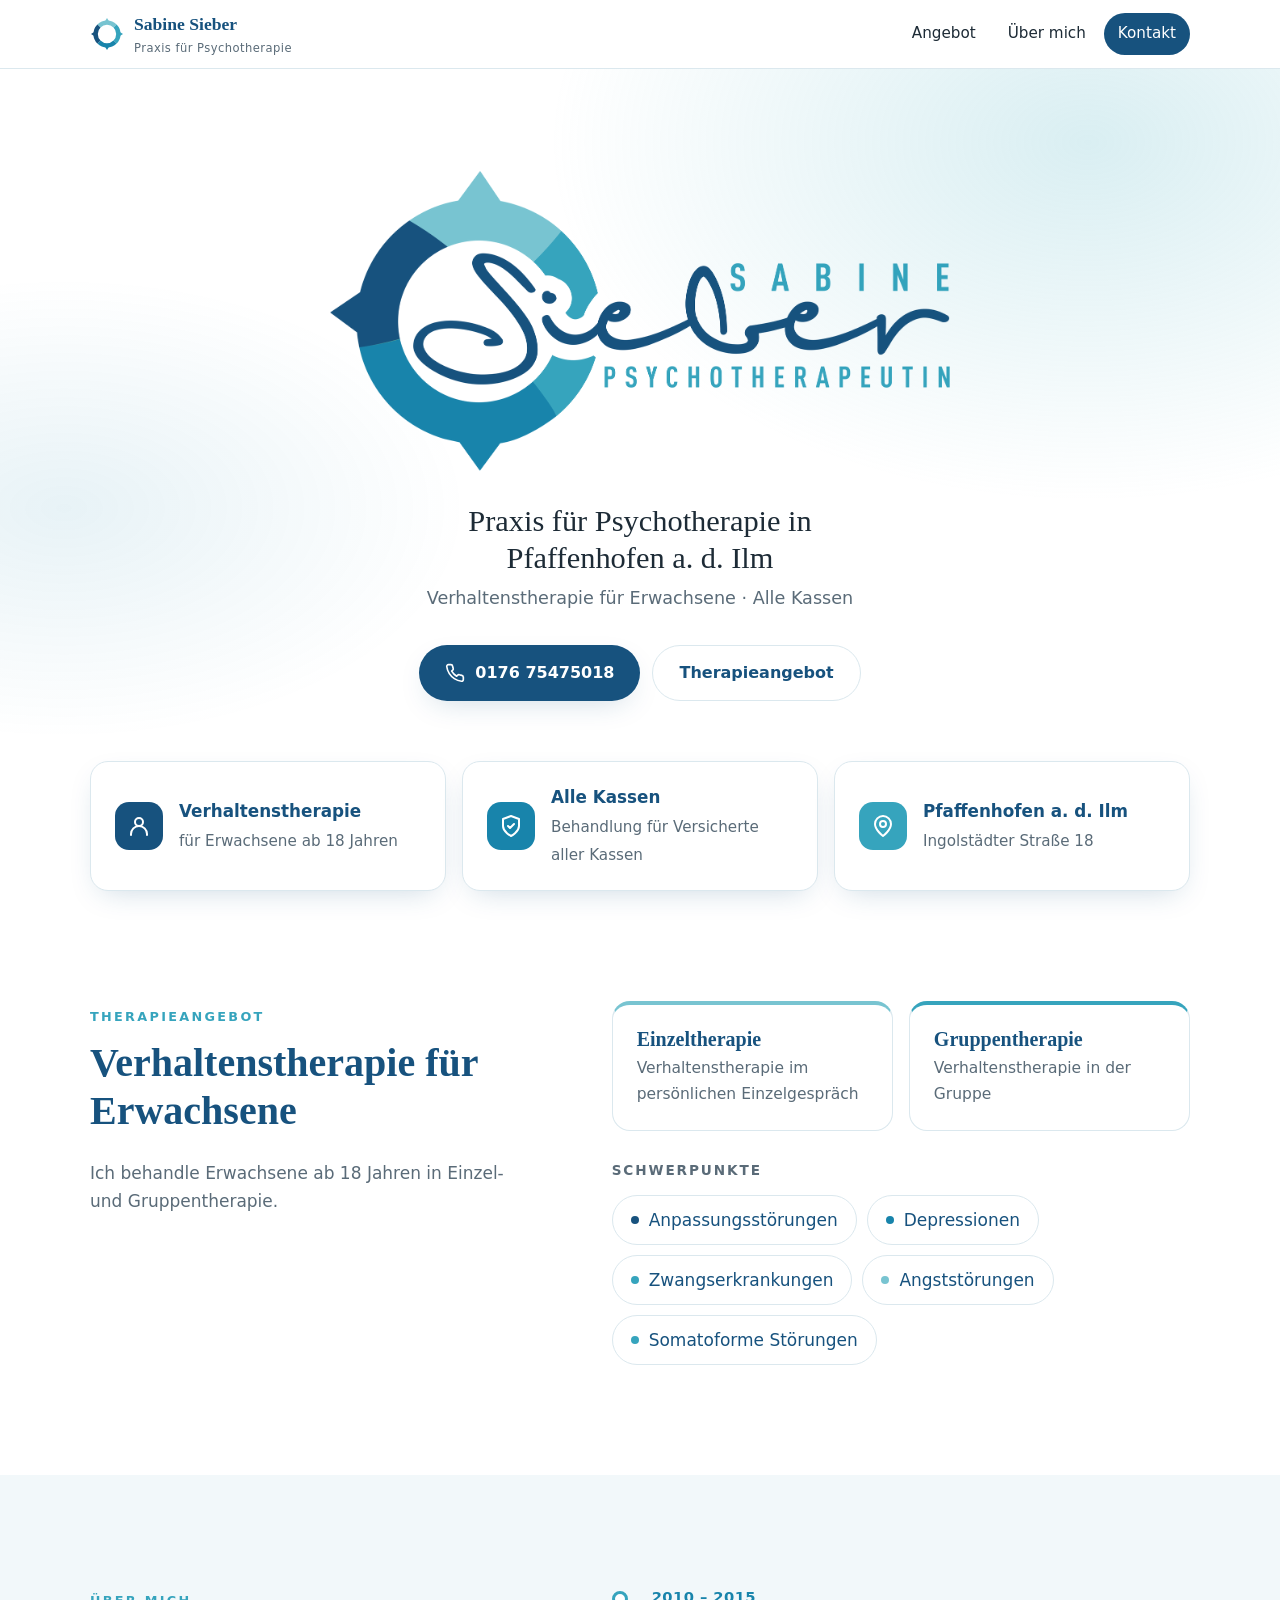
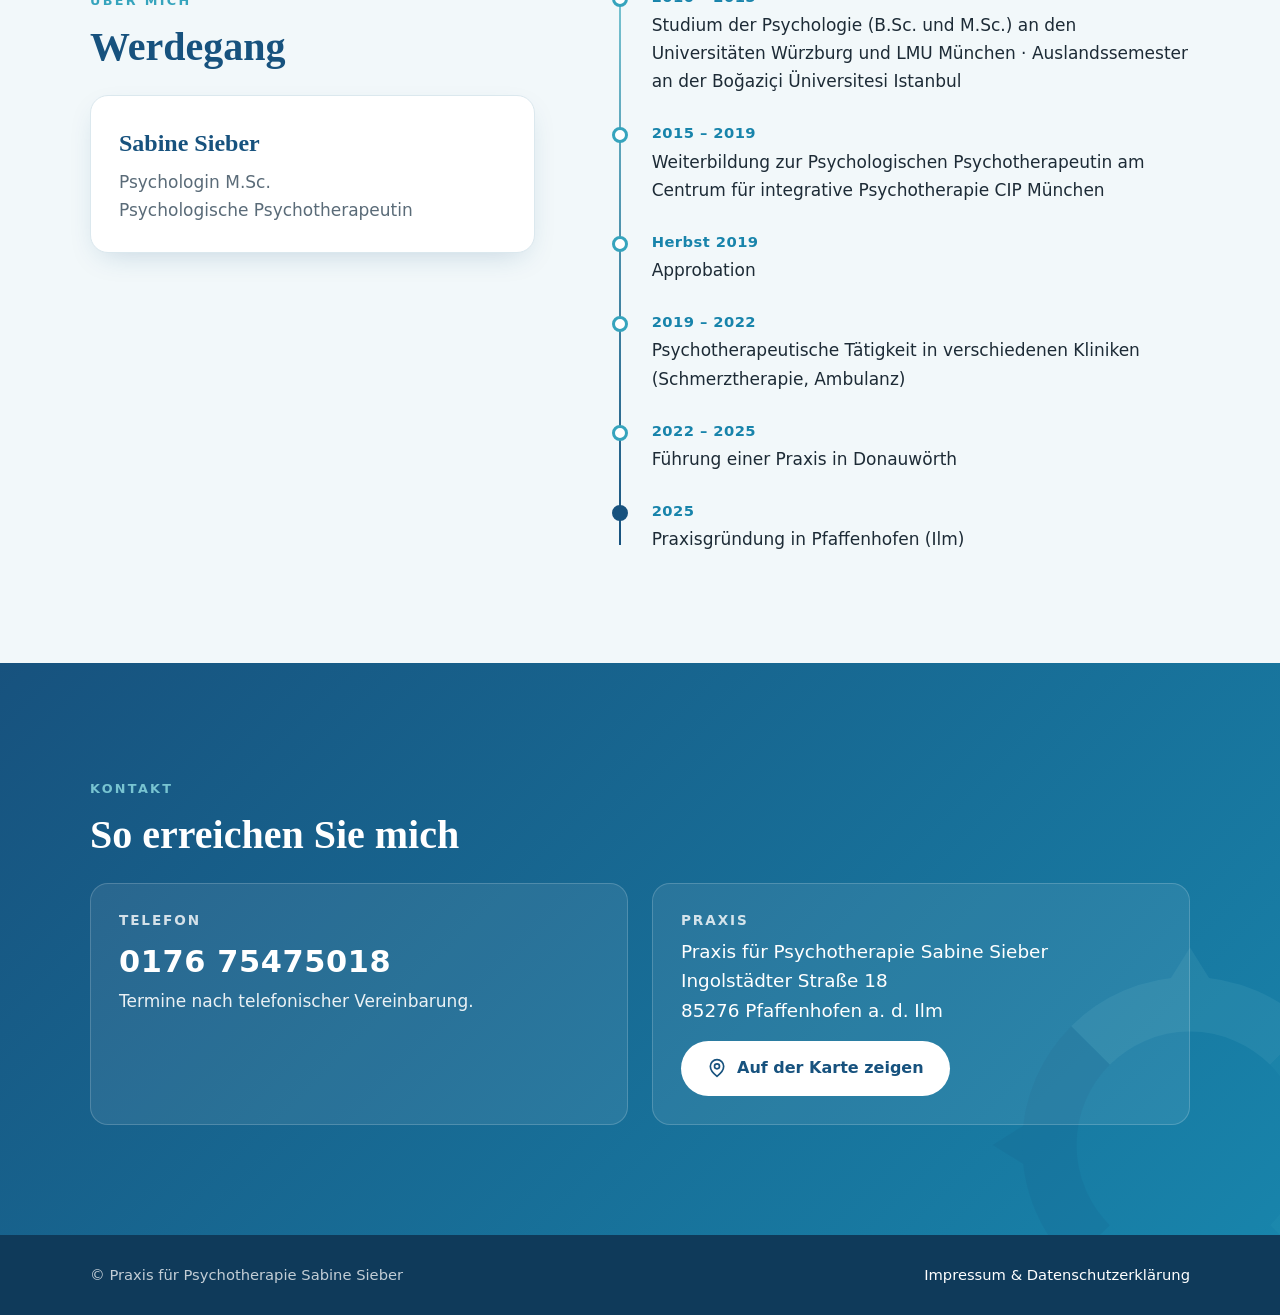
<file: index.html>
<!DOCTYPE html>
<html lang="de">
<head>
  <meta charset="UTF-8">
  <meta name="viewport" content="width=device-width, initial-scale=1.0">
  <title>Praxis für Psychotherapie Sabine Sieber · Pfaffenhofen a. d. Ilm</title>
  <meta name="description" content="Praxis für Psychotherapie Sabine Sieber in Pfaffenhofen a. d. Ilm – Verhaltenstherapie für Erwachsene, Einzel- und Gruppentherapie, alle Kassen.">
  <meta name="theme-color" content="#17527e">
  <meta property="og:title" content="Praxis für Psychotherapie Sabine Sieber">
  <meta property="og:description" content="Verhaltenstherapie für Erwachsene in Pfaffenhofen a. d. Ilm · Alle Kassen">
  <meta property="og:type" content="website">
  <meta property="og:url" content="https://www.praxis-sieber.de/">
  <meta property="og:image" content="https://www.praxis-sieber.de/logo.png">
  <link rel="canonical" href="https://www.praxis-sieber.de/">
  <link rel="icon" href="favicon.svg" type="image/svg+xml">
  <link rel="stylesheet" href="style.css">
</head>
<body>
  <header class="site-header">
    <div class="container">
      <a class="brand" href="#top" aria-label="Zum Seitenanfang">
        <img src="favicon.svg" alt="" width="34" height="34">
        <span class="brand-text">Sabine Sieber<small>Praxis für Psychotherapie</small></span>
      </a>
      <nav class="nav" aria-label="Hauptnavigation">
        <a href="#angebot">Angebot</a>
        <a href="#ueber-mich">Über mich</a>
        <a href="#kontakt" class="nav-cta">Kontakt</a>
      </nav>
    </div>
  </header>

  <main id="top">
    <section class="hero">
      <div class="container">
        <img class="hero-logo" src="logo.png" width="1535" height="742"
             alt="Sabine Sieber – Psychotherapeutin">
        <h1>Praxis für Psychotherapie in Pfaffenhofen a.&nbsp;d.&nbsp;Ilm</h1>
        <p class="lead">Verhaltenstherapie für Erwachsene · Alle Kassen</p>
        <div class="hero-actions">
          <a class="btn btn-primary" href="tel:+4917675475018">
            <svg viewBox="0 0 24 24" fill="none" stroke="currentColor" stroke-width="2" stroke-linecap="round" stroke-linejoin="round" aria-hidden="true"><path d="M22 16.9v3a2 2 0 0 1-2.2 2 19.8 19.8 0 0 1-8.6-3.1 19.5 19.5 0 0 1-6-6A19.8 19.8 0 0 1 2.1 4.2 2 2 0 0 1 4.1 2h3a2 2 0 0 1 2 1.7c.1.9.4 1.8.7 2.7a2 2 0 0 1-.5 2.1L8 9.8a16 16 0 0 0 6 6l1.3-1.3a2 2 0 0 1 2.1-.4c.9.3 1.8.6 2.7.7a2 2 0 0 1 1.7 2z"/></svg>
            0176 75475018
          </a>
          <a class="btn btn-ghost" href="#angebot">Therapieangebot</a>
        </div>
      </div>
    </section>

    <section class="facts" aria-label="Auf einen Blick">
      <div class="container facts-grid">
        <div class="fact">
          <div class="fact-icon"><svg viewBox="0 0 24 24" fill="none" stroke="currentColor" stroke-width="2" stroke-linecap="round" stroke-linejoin="round" aria-hidden="true"><circle cx="12" cy="8" r="4"/><path d="M4 21v-1a7 7 0 0 1 16 0v1"/></svg></div>
          <div><strong>Verhaltenstherapie</strong><span>für Erwachsene ab 18 Jahren</span></div>
        </div>
        <div class="fact">
          <div class="fact-icon"><svg viewBox="0 0 24 24" fill="none" stroke="currentColor" stroke-width="2" stroke-linecap="round" stroke-linejoin="round" aria-hidden="true"><path d="M12 22s8-4 8-10V5l-8-3-8 3v7c0 6 8 10 8 10z"/><path d="m9 12 2 2 4-4"/></svg></div>
          <div><strong>Alle Kassen</strong><span>Behandlung für Versicherte aller Kassen</span></div>
        </div>
        <div class="fact">
          <div class="fact-icon"><svg viewBox="0 0 24 24" fill="none" stroke="currentColor" stroke-width="2" stroke-linecap="round" stroke-linejoin="round" aria-hidden="true"><path d="M20 10c0 6-8 12-8 12s-8-6-8-12a8 8 0 0 1 16 0z"/><circle cx="12" cy="10" r="3"/></svg></div>
          <div><strong>Pfaffenhofen a.&nbsp;d.&nbsp;Ilm</strong><span>Ingolstädter Straße 18</span></div>
        </div>
      </div>
    </section>

    <section id="angebot" class="section">
      <div class="container split">
        <div class="split-intro">
          <span class="eyebrow">Therapieangebot</span>
          <h2>Verhaltenstherapie für Erwachsene</h2>
          <p>Ich behandle Erwachsene ab 18 Jahren in Einzel- und Gruppentherapie.</p>
        </div>
        <div>
          <div class="offer-cards">
            <div class="offer-card">
              <h3>Einzeltherapie</h3>
              <p>Verhaltenstherapie im persönlichen Einzelgespräch</p>
            </div>
            <div class="offer-card">
              <h3>Gruppentherapie</h3>
              <p>Verhaltenstherapie in der Gruppe</p>
            </div>
          </div>
          <p class="focus-title">Schwerpunkte</p>
          <ul class="chips">
            <li>Anpassungsstörungen</li>
            <li>Depressionen</li>
            <li>Zwangserkrankungen</li>
            <li>Angststörungen</li>
            <li>Somatoforme Störungen</li>
          </ul>
        </div>
      </div>
    </section>

    <section id="ueber-mich" class="section section-soft">
      <div class="container split">
        <div>
          <span class="eyebrow">Über mich</span>
          <h2>Werdegang</h2>
          <div class="profile-card">
            <p class="name">Sabine Sieber</p>
            <p class="role">Psychologin M.Sc.<br>Psychologische Psychotherapeutin</p>
          </div>
        </div>
        <ol class="timeline">
          <li>
            <time>2010 – 2015</time>
            <p>Studium der Psychologie (B.Sc. und M.Sc.) an den Universitäten Würzburg und LMU München · Auslandssemester an der Boğaziçi Üniversitesi Istanbul</p>
          </li>
          <li>
            <time>2015 – 2019</time>
            <p>Weiterbildung zur Psychologischen Psychotherapeutin am Centrum für integrative Psychotherapie CIP München</p>
          </li>
          <li>
            <time>Herbst 2019</time>
            <p>Approbation</p>
          </li>
          <li>
            <time>2019 – 2022</time>
            <p>Psychotherapeutische Tätigkeit in verschiedenen Kliniken (Schmerztherapie, Ambulanz)</p>
          </li>
          <li>
            <time>2022 – 2025</time>
            <p>Führung einer Praxis in Donauwörth</p>
          </li>
          <li>
            <time>2025</time>
            <p>Praxisgründung in Pfaffenhofen (Ilm)</p>
          </li>
        </ol>
      </div>
    </section>

    <section id="kontakt" class="section contact">
      <div class="container">
        <span class="eyebrow">Kontakt</span>
        <h2>So erreichen Sie mich</h2>
        <div class="contact-grid">
          <div class="contact-card">
            <h3>Telefon</h3>
            <a class="phone" href="tel:+4917675475018">0176 75475018</a>
            <p>Termine nach telefonischer Vereinbarung.</p>
          </div>
          <div class="contact-card">
            <h3>Praxis</h3>
            <address>
              Praxis für Psychotherapie Sabine Sieber<br>
              Ingolstädter Straße 18<br>
              85276 Pfaffenhofen a.&nbsp;d.&nbsp;Ilm
            </address>
            <a class="btn btn-light" href="https://www.openstreetmap.org/search?query=Ingolst%C3%A4dter%20Stra%C3%9Fe%2018%2C%2085276%20Pfaffenhofen%20an%20der%20Ilm" target="_blank" rel="noopener">
              <svg viewBox="0 0 24 24" fill="none" stroke="currentColor" stroke-width="2" stroke-linecap="round" stroke-linejoin="round" aria-hidden="true"><path d="M20 10c0 6-8 12-8 12s-8-6-8-12a8 8 0 0 1 16 0z"/><circle cx="12" cy="10" r="3"/></svg>
              Auf der Karte zeigen
            </a>
          </div>
        </div>
      </div>
    </section>
  </main>

  <footer class="site-footer">
    <div class="container">
      <span>© Praxis für Psychotherapie Sabine Sieber</span>
      <a href="Impressum.html.html">Impressum &amp; Datenschutzerklärung</a>
    </div>
  </footer>
</body>
</html>
</file>
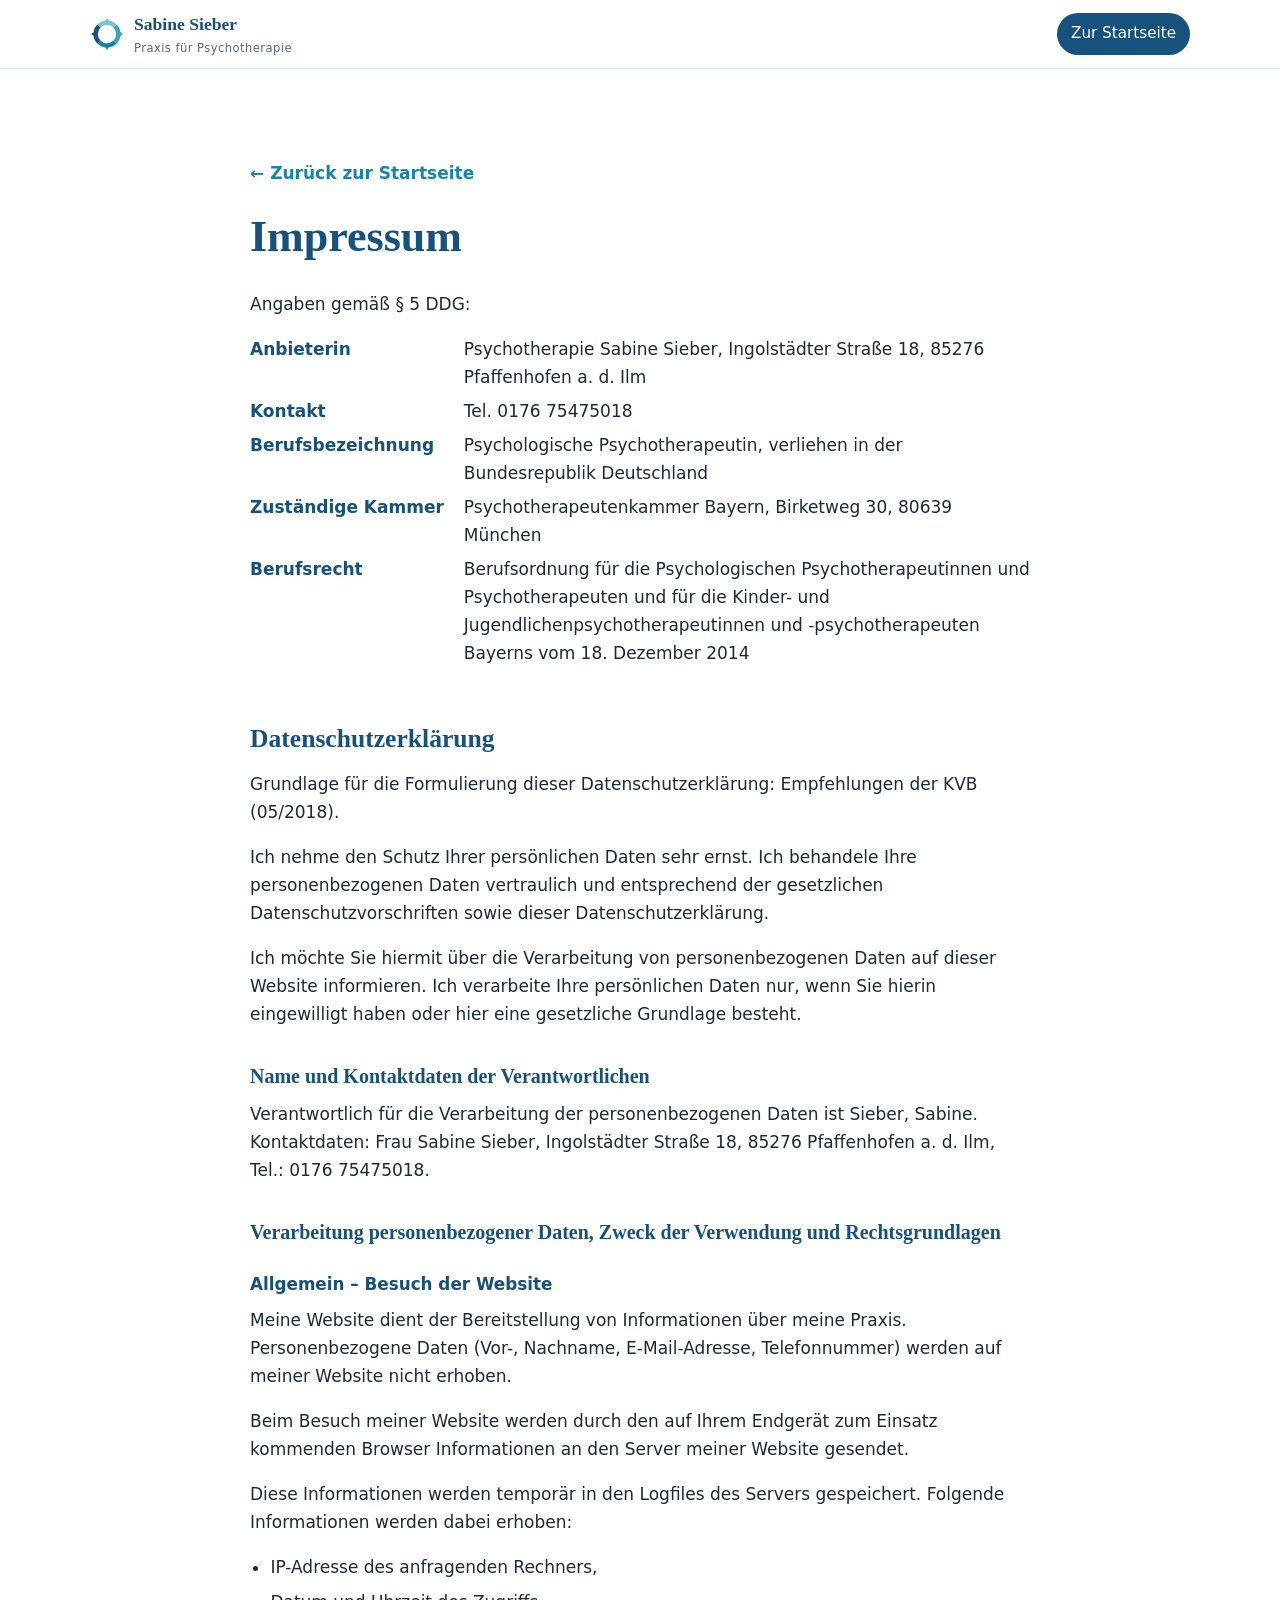
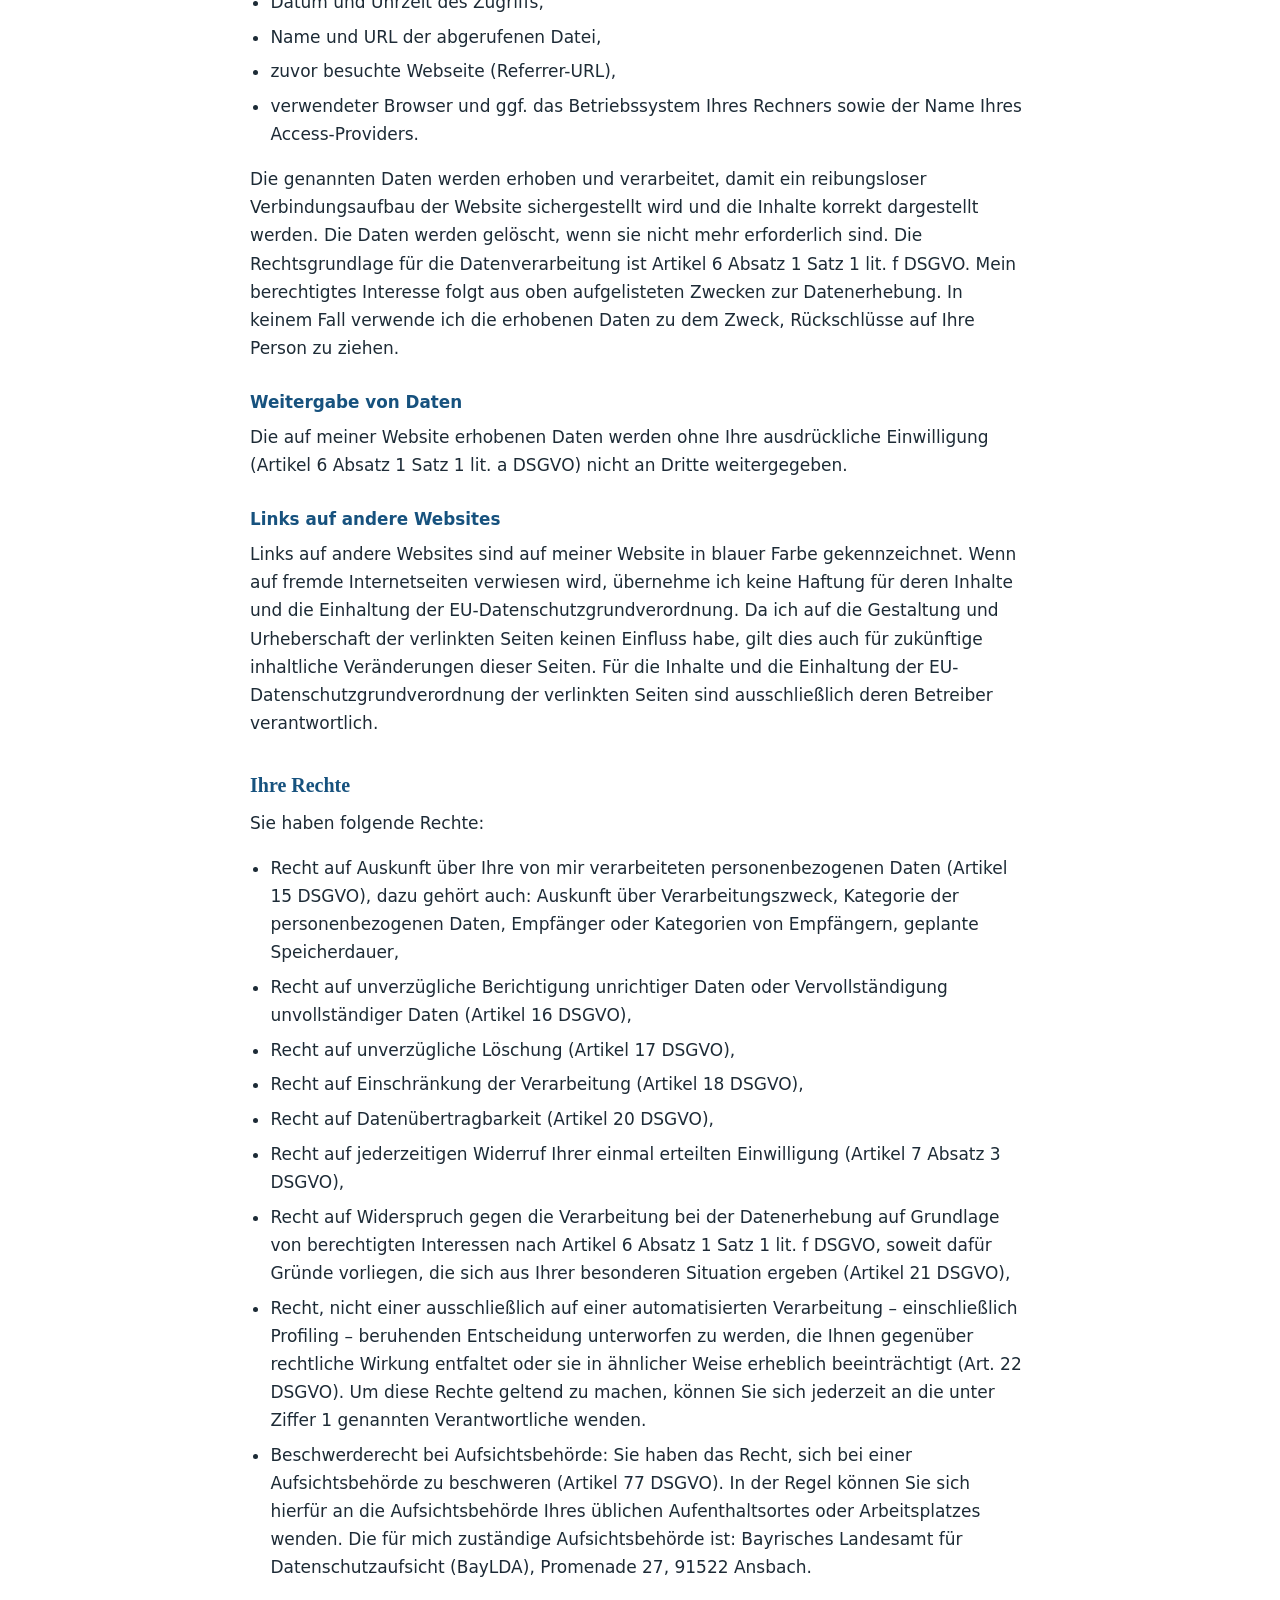
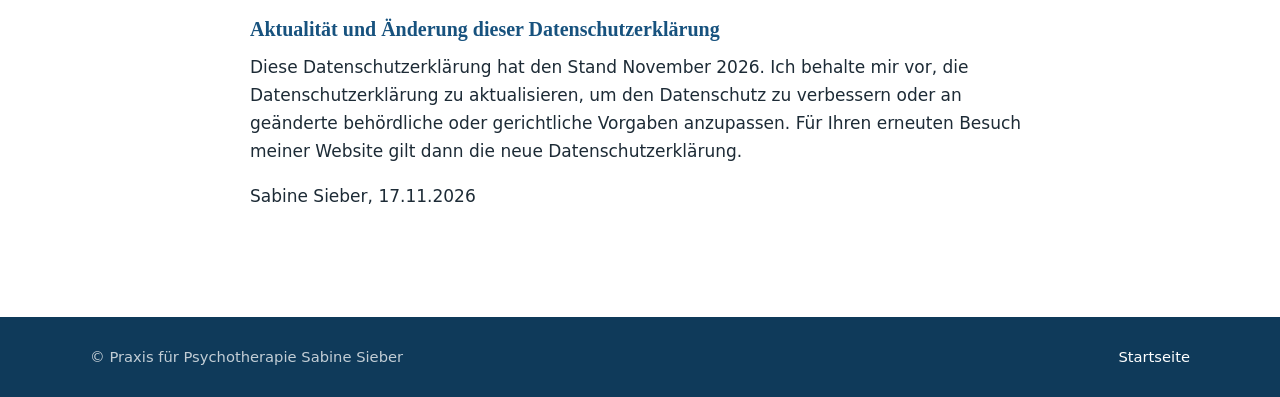
<file: Impressum.html.html>
<!DOCTYPE html>
<html lang="de">
<head>
  <meta charset="UTF-8">
  <meta name="viewport" content="width=device-width, initial-scale=1.0">
  <title>Impressum und Datenschutzerklärung · Praxis Sabine Sieber</title>
  <meta name="theme-color" content="#17527e">
  <link rel="icon" href="favicon.svg" type="image/svg+xml">
  <link rel="stylesheet" href="style.css">
</head>
<body>
  <header class="site-header">
    <div class="container">
      <a class="brand" href="index.html">
        <img src="favicon.svg" alt="" width="34" height="34">
        <span class="brand-text">Sabine Sieber<small>Praxis für Psychotherapie</small></span>
      </a>
      <nav class="nav" aria-label="Hauptnavigation">
        <a href="index.html" class="nav-cta">Zur Startseite</a>
      </nav>
    </div>
  </header>

  <main class="legal">
    <div class="container">
      <a class="back-link" href="index.html">← Zurück zur Startseite</a>

      <h1>Impressum</h1>

      <p>Angaben gemäß § 5 DDG:</p>
      <dl>
        <dt>Anbieterin</dt>
        <dd>Psychotherapie Sabine Sieber, Ingolstädter Straße 18, 85276 Pfaffenhofen a. d. Ilm</dd>
        <dt>Kontakt</dt>
        <dd>Tel. 0176 75475018</dd>
        <dt>Berufsbezeichnung</dt>
        <dd>Psychologische Psychotherapeutin, verliehen in der Bundesrepublik Deutschland</dd>
        <dt>Zuständige Kammer</dt>
        <dd>Psychotherapeutenkammer Bayern, Birketweg 30, 80639 München</dd>
        <dt>Berufsrecht</dt>
        <dd>Berufsordnung für die Psychologischen Psychotherapeutinnen und Psychotherapeuten und für die Kinder- und Jugendlichenpsychotherapeutinnen und -psychotherapeuten Bayerns vom 18. Dezember 2014</dd>
      </dl>

      <h2>Datenschutzerklärung</h2>
      <p>Grundlage für die Formulierung dieser Datenschutzerklärung: Empfehlungen der KVB (05/2018).</p>
      <p>Ich nehme den Schutz Ihrer persönlichen Daten sehr ernst. Ich behandele Ihre personenbezogenen Daten vertraulich und entsprechend der gesetzlichen Datenschutzvorschriften sowie dieser Datenschutzerklärung.</p>
      <p>Ich möchte Sie hiermit über die Verarbeitung von personenbezogenen Daten auf dieser Website informieren. Ich verarbeite Ihre persönlichen Daten nur, wenn Sie hierin eingewilligt haben oder hier eine gesetzliche Grundlage besteht.</p>

      <h3>Name und Kontaktdaten der Verantwortlichen</h3>
      <p>Verantwortlich für die Verarbeitung der personenbezogenen Daten ist Sieber, Sabine.<br>
      Kontaktdaten: Frau Sabine Sieber, Ingolstädter Straße 18, 85276 Pfaffenhofen a. d. Ilm, Tel.: 0176 75475018.</p>

      <h3>Verarbeitung personenbezogener Daten, Zweck der Verwendung und Rechtsgrundlagen</h3>

      <h4>Allgemein – Besuch der Website</h4>
      <p>Meine Website dient der Bereitstellung von Informationen über meine Praxis. Personenbezogene Daten (Vor-, Nachname, E-Mail-Adresse, Telefonnummer) werden auf meiner Website nicht erhoben.</p>
      <p>Beim Besuch meiner Website werden durch den auf Ihrem Endgerät zum Einsatz kommenden Browser Informationen an den Server meiner Website gesendet.</p>
      <p>Diese Informationen werden temporär in den Logfiles des Servers gespeichert. Folgende Informationen werden dabei erhoben:</p>
      <ul>
        <li>IP-Adresse des anfragenden Rechners,</li>
        <li>Datum und Uhrzeit des Zugriffs,</li>
        <li>Name und URL der abgerufenen Datei,</li>
        <li>zuvor besuchte Webseite (Referrer-URL),</li>
        <li>verwendeter Browser und ggf. das Betriebssystem Ihres Rechners sowie der Name Ihres Access-Providers.</li>
      </ul>
      <p>Die genannten Daten werden erhoben und verarbeitet, damit ein reibungsloser Verbindungsaufbau der Website sichergestellt wird und die Inhalte korrekt dargestellt werden. Die Daten werden gelöscht, wenn sie nicht mehr erforderlich sind. Die Rechtsgrundlage für die Datenverarbeitung ist Artikel 6 Absatz 1 Satz 1 lit. f DSGVO. Mein berechtigtes Interesse folgt aus oben aufgelisteten Zwecken zur Datenerhebung. In keinem Fall verwende ich die erhobenen Daten zu dem Zweck, Rückschlüsse auf Ihre Person zu ziehen.</p>

      <h4>Weitergabe von Daten</h4>
      <p>Die auf meiner Website erhobenen Daten werden ohne Ihre ausdrückliche Einwilligung (Artikel 6 Absatz 1 Satz 1 lit. a DSGVO) nicht an Dritte weitergegeben.</p>

      <h4>Links auf andere Websites</h4>
      <p>Links auf andere Websites sind auf meiner Website in blauer Farbe gekennzeichnet. Wenn auf fremde Internetseiten verwiesen wird, übernehme ich keine Haftung für deren Inhalte und die Einhaltung der EU-Datenschutzgrundverordnung. Da ich auf die Gestaltung und Urheberschaft der verlinkten Seiten keinen Einfluss habe, gilt dies auch für zukünftige inhaltliche Veränderungen dieser Seiten. Für die Inhalte und die Einhaltung der EU-Datenschutzgrundverordnung der verlinkten Seiten sind ausschließlich deren Betreiber verantwortlich.</p>

      <h3>Ihre Rechte</h3>
      <p>Sie haben folgende Rechte:</p>
      <ul>
        <li>Recht auf Auskunft über Ihre von mir verarbeiteten personenbezogenen Daten (Artikel 15 DSGVO), dazu gehört auch: Auskunft über Verarbeitungszweck, Kategorie der personenbezogenen Daten, Empfänger oder Kategorien von Empfängern, geplante Speicherdauer,</li>
        <li>Recht auf unverzügliche Berichtigung unrichtiger Daten oder Vervollständigung unvollständiger Daten (Artikel 16 DSGVO),</li>
        <li>Recht auf unverzügliche Löschung (Artikel 17 DSGVO),</li>
        <li>Recht auf Einschränkung der Verarbeitung (Artikel 18 DSGVO),</li>
        <li>Recht auf Datenübertragbarkeit (Artikel 20 DSGVO),</li>
        <li>Recht auf jederzeitigen Widerruf Ihrer einmal erteilten Einwilligung (Artikel 7 Absatz 3 DSGVO),</li>
        <li>Recht auf Widerspruch gegen die Verarbeitung bei der Datenerhebung auf Grundlage von berechtigten Interessen nach Artikel 6 Absatz 1 Satz 1 lit. f DSGVO, soweit dafür Gründe vorliegen, die sich aus Ihrer besonderen Situation ergeben (Artikel 21 DSGVO),</li>
        <li>Recht, nicht einer ausschließlich auf einer automatisierten Verarbeitung – einschließlich Profiling – beruhenden Entscheidung unterworfen zu werden, die Ihnen gegenüber rechtliche Wirkung entfaltet oder sie in ähnlicher Weise erheblich beeinträchtigt (Art. 22 DSGVO). Um diese Rechte geltend zu machen, können Sie sich jederzeit an die unter Ziffer 1 genannten Verantwortliche wenden.</li>
        <li>Beschwerderecht bei Aufsichtsbehörde: Sie haben das Recht, sich bei einer Aufsichtsbehörde zu beschweren (Artikel 77 DSGVO). In der Regel können Sie sich hierfür an die Aufsichtsbehörde Ihres üblichen Aufenthaltsortes oder Arbeitsplatzes wenden. Die für mich zuständige Aufsichtsbehörde ist: Bayrisches Landesamt für Datenschutzaufsicht (BayLDA), Promenade 27, 91522 Ansbach.</li>
      </ul>

      <h3>Aktualität und Änderung dieser Datenschutzerklärung</h3>
      <p>Diese Datenschutzerklärung hat den Stand November 2026. Ich behalte mir vor, die Datenschutzerklärung zu aktualisieren, um den Datenschutz zu verbessern oder an geänderte behördliche oder gerichtliche Vorgaben anzupassen. Für Ihren erneuten Besuch meiner Website gilt dann die neue Datenschutzerklärung.</p>
      <p>Sabine Sieber, 17.11.2026</p>
    </div>
  </main>

  <footer class="site-footer">
    <div class="container">
      <span>© Praxis für Psychotherapie Sabine Sieber</span>
      <a href="index.html">Startseite</a>
    </div>
  </footer>
</body>
</html>
</file>
<file: style.css>
/* Praxis für Psychotherapie Sabine Sieber – Stylesheet
   Farben aus dem Logo, Systemschriften (keine externen Fonts = datenschutzfreundlich) */

:root {
  --navy: #17527e;
  --petrol: #1884ab;
  --aqua: #36a4bd;
  --sky: #78c4d1;
  --ink: #1d2b36;
  --muted: #5a6b78;
  --bg: #ffffff;
  --bg-soft: #f2f8fa;
  --line: #dbe8ee;
  --radius: 18px;
  --shadow: 0 10px 30px -12px rgba(23, 82, 126, .25);
  --serif: "Iowan Old Style", "Palatino Linotype", Palatino, "Book Antiqua", Georgia, serif;
  --sans: system-ui, -apple-system, "Segoe UI", Roboto, "Helvetica Neue", Arial, sans-serif;
}

*, *::before, *::after { box-sizing: border-box; }

html { scroll-behavior: smooth; scroll-padding-top: 80px; }
@media (prefers-reduced-motion: reduce) { html { scroll-behavior: auto; } }

body {
  margin: 0;
  font-family: var(--sans);
  font-size: 1.0625rem;
  line-height: 1.65;
  color: var(--ink);
  background: var(--bg);
  -webkit-font-smoothing: antialiased;
}

img { max-width: 100%; height: auto; display: block; }
a { color: var(--petrol); }
a:hover { color: var(--navy); }
:focus-visible { outline: 3px solid var(--aqua); outline-offset: 3px; border-radius: 6px; }

h1, h2, h3 { font-family: var(--serif); color: var(--navy); line-height: 1.2; font-weight: 600; margin: 0 0 .6em; }
h2 { font-size: clamp(1.8rem, 1.4rem + 1.6vw, 2.5rem); }
h3 { font-size: 1.25rem; }
p { margin: 0 0 1em; }

.container { width: min(1100px, 100% - 32px); margin-inline: auto; }

.eyebrow {
  display: inline-block;
  font-size: .8rem;
  font-weight: 600;
  letter-spacing: .18em;
  text-transform: uppercase;
  color: var(--aqua);
  margin-bottom: .75rem;
}

/* ---------- Header ---------- */
.site-header {
  position: sticky; top: 0; z-index: 10;
  background: rgba(255, 255, 255, .85);
  backdrop-filter: saturate(1.4) blur(10px);
  -webkit-backdrop-filter: saturate(1.4) blur(10px);
  border-bottom: 1px solid var(--line);
}
.site-header .container { display: flex; align-items: center; justify-content: space-between; gap: 16px; height: 68px; }
.brand { display: flex; align-items: center; gap: 10px; text-decoration: none; color: var(--navy); font-family: var(--serif); font-size: 1.1rem; font-weight: 600; white-space: nowrap; }
.brand img { width: 34px; height: 34px; }
.brand small { display: block; font-family: var(--sans); font-size: .72rem; font-weight: 500; color: var(--muted); letter-spacing: .04em; }
.nav { display: flex; gap: 4px; }
.nav a {
  text-decoration: none; color: var(--ink); font-size: .95rem; font-weight: 500;
  padding: 8px 14px; border-radius: 999px; transition: background .2s, color .2s;
}
.nav a:hover { background: var(--bg-soft); color: var(--navy); }
.nav a.nav-cta { background: var(--navy); color: #fff; }
.nav a.nav-cta:hover { background: var(--petrol); color: #fff; }

@media (max-width: 720px) {
  .brand-text { display: none; }
  .nav a { padding: 8px 10px; font-size: .9rem; }
}

/* ---------- Hero ---------- */
.hero {
  position: relative; overflow: hidden;
  padding: clamp(48px, 8vw, 110px) 0 clamp(56px, 8vw, 100px);
  background:
    radial-gradient(60% 70% at 85% 10%, rgba(120, 196, 209, .28), transparent 70%),
    radial-gradient(45% 45% at 5% 60%, rgba(24, 132, 171, .10), transparent 70%),
    var(--bg);
  text-align: center;
}
.hero-logo { width: min(620px, 100%); margin: 0 auto 2rem; }
.hero h1 {
  font-size: clamp(1.35rem, 1.1rem + 1vw, 1.9rem);
  font-weight: 500; color: var(--ink); max-width: 30ch; margin: 0 auto .5rem;
}
.hero .lead { color: var(--muted); font-size: 1.1rem; margin-bottom: 2rem; }
.hero-actions { display: flex; flex-wrap: wrap; gap: 12px; justify-content: center; }

.btn {
  display: inline-flex; align-items: center; gap: 10px;
  padding: 14px 26px; border-radius: 999px;
  font-weight: 600; font-size: 1rem; text-decoration: none;
  transition: transform .15s, box-shadow .2s, background .2s;
}
.btn svg { width: 20px; height: 20px; flex: none; }
.btn-primary { background: var(--navy); color: #fff; box-shadow: var(--shadow); }
.btn-primary:hover { background: var(--petrol); color: #fff; transform: translateY(-2px); }
.btn-ghost { background: #fff; color: var(--navy); border: 1.5px solid var(--line); }
.btn-ghost:hover { border-color: var(--sky); color: var(--navy); transform: translateY(-2px); }

/* ---------- Facts ---------- */
.facts { margin-top: -40px; position: relative; z-index: 1; }
.facts-grid { display: grid; grid-template-columns: repeat(3, 1fr); gap: 16px; }
.fact {
  background: #fff; border: 1px solid var(--line); border-radius: var(--radius);
  padding: 22px 24px; box-shadow: var(--shadow);
  display: flex; gap: 16px; align-items: center;
}
.fact-icon {
  flex: none; width: 48px; height: 48px; border-radius: 14px;
  display: grid; place-items: center; color: #fff;
}
.fact-icon svg { width: 24px; height: 24px; }
.fact:nth-child(1) .fact-icon { background: var(--navy); }
.fact:nth-child(2) .fact-icon { background: var(--petrol); }
.fact:nth-child(3) .fact-icon { background: var(--aqua); }
.fact strong { display: block; color: var(--navy); font-size: 1.05rem; }
.fact span { color: var(--muted); font-size: .95rem; }
@media (max-width: 860px) { .facts-grid { grid-template-columns: 1fr; } }

/* ---------- Sections ---------- */
.section { padding: clamp(64px, 9vw, 110px) 0; }
.section-soft { background: var(--bg-soft); }

.split { display: grid; grid-template-columns: 1fr 1.3fr; gap: clamp(32px, 6vw, 80px); align-items: start; }
@media (max-width: 860px) { .split { grid-template-columns: 1fr; } }
.split-intro p { color: var(--muted); }

/* Therapieangebot */
.offer-cards { display: grid; gap: 16px; margin-bottom: 28px; grid-template-columns: 1fr 1fr; }
@media (max-width: 540px) { .offer-cards { grid-template-columns: 1fr; } }
.offer-card {
  background: #fff; border: 1px solid var(--line); border-radius: var(--radius); padding: 22px 24px;
  border-top: 4px solid var(--sky);
}
.offer-card:nth-child(2) { border-top-color: var(--aqua); }
.offer-card h3 { margin-bottom: .25em; }
.offer-card p { margin: 0; color: var(--muted); font-size: .97rem; }

.focus-title { font-family: var(--sans); font-size: .85rem; letter-spacing: .14em; text-transform: uppercase; color: var(--muted); font-weight: 600; margin-bottom: 14px; }
.chips { list-style: none; padding: 0; margin: 0; display: flex; flex-wrap: wrap; gap: 10px; }
.chips li {
  background: #fff; border: 1px solid var(--line); color: var(--navy);
  padding: 10px 18px; border-radius: 999px; font-weight: 500;
  display: inline-flex; align-items: center; gap: 10px;
}
.chips li::before { content: ""; width: 8px; height: 8px; border-radius: 50%; background: var(--aqua); }
.chips li:nth-child(5n+1)::before { background: var(--navy); }
.chips li:nth-child(5n+2)::before { background: var(--petrol); }
.chips li:nth-child(5n+4)::before { background: var(--sky); }

/* Über mich – Zeitleiste */
.timeline { list-style: none; margin: 0; padding: 0; position: relative; }
.timeline::before {
  content: ""; position: absolute; left: 7px; top: 8px; bottom: 8px; width: 2px;
  background: linear-gradient(var(--sky), var(--navy));
}
.timeline li { position: relative; padding: 0 0 26px 40px; }
.timeline li:last-child { padding-bottom: 0; }
.timeline li::before {
  content: ""; position: absolute; left: 0; top: 6px; width: 16px; height: 16px;
  border-radius: 50%; background: #fff; border: 3px solid var(--aqua);
}
.timeline li:last-child::before { background: var(--navy); border-color: var(--navy); }
.timeline time { display: block; font-weight: 700; color: var(--petrol); font-size: .92rem; letter-spacing: .03em; }
.timeline p { margin: 2px 0 0; }

.profile-card {
  background: #fff; border-radius: var(--radius); padding: 28px; border: 1px solid var(--line);
  box-shadow: var(--shadow);
}
.profile-card .name { font-family: var(--serif); font-size: 1.5rem; color: var(--navy); font-weight: 600; margin: 0; }
.profile-card .role { color: var(--muted); margin: .25rem 0 0; }

/* ---------- Kontakt ---------- */
.contact {
  background: linear-gradient(135deg, var(--navy), var(--petrol));
  color: #fff; position: relative; overflow: hidden;
}
.contact::after {
  content: ""; position: absolute; right: -120px; bottom: -120px; width: 420px; height: 420px;
  background: url("favicon.svg") center / contain no-repeat; opacity: .12; pointer-events: none;
}
.contact h2 { color: #fff; }
.contact .eyebrow { color: var(--sky); }
.contact-grid { display: grid; grid-template-columns: 1fr 1fr; gap: 24px; position: relative; z-index: 1; }
@media (max-width: 760px) { .contact-grid { grid-template-columns: 1fr; } }
.contact-card {
  background: rgba(255, 255, 255, .08); border: 1px solid rgba(255, 255, 255, .18);
  border-radius: var(--radius); padding: 28px;
}
.contact-card h3 { color: #fff; font-family: var(--sans); font-size: .85rem; letter-spacing: .14em; text-transform: uppercase; opacity: .8; }
.contact-card address { font-style: normal; font-size: 1.15rem; line-height: 1.6; }
.contact-card .phone { font-size: clamp(1.4rem, 1.2rem + 1vw, 1.9rem); font-weight: 700; color: #fff; text-decoration: none; letter-spacing: .02em; }
.contact-card .phone:hover { text-decoration: underline; }
.contact-card p { opacity: .9; }
.contact .btn-light { background: #fff; color: var(--navy); margin-top: 1rem; }
.contact .btn-light:hover { background: var(--bg-soft); color: var(--navy); transform: translateY(-2px); }
.contact a.textlink { color: #fff; }

/* ---------- Footer ---------- */
.site-footer { background: #0f3a5a; color: rgba(255, 255, 255, .75); padding: 28px 0; font-size: .92rem; }
.site-footer .container { display: flex; flex-wrap: wrap; gap: 12px 24px; justify-content: space-between; align-items: center; }
.site-footer a { color: #fff; text-decoration: none; }
.site-footer a:hover { text-decoration: underline; }

/* ---------- Impressum / Rechtstexte ---------- */
.legal { padding: clamp(48px, 7vw, 90px) 0; }
.legal .container { max-width: 780px; }
.legal h1 { font-size: clamp(2rem, 1.6rem + 1.6vw, 2.75rem); }
.legal h2 { font-size: 1.6rem; margin-top: 2.2em; }
.legal h3 { margin-top: 1.8em; }
.legal h4 { font-size: 1.05rem; color: var(--navy); margin: 1.6em 0 .4em; }
.legal ul { padding-left: 1.2em; }
.legal li { margin-bottom: .4em; }
.legal dl { display: grid; grid-template-columns: max-content 1fr; gap: 6px 20px; }
.legal dt { font-weight: 600; color: var(--navy); }
.legal dd { margin: 0; }
@media (max-width: 600px) { .legal dl { grid-template-columns: 1fr; } .legal dd { margin-bottom: 10px; } }
.back-link { display: inline-flex; align-items: center; gap: 6px; text-decoration: none; font-weight: 600; margin-bottom: 1.5rem; }
</file>
